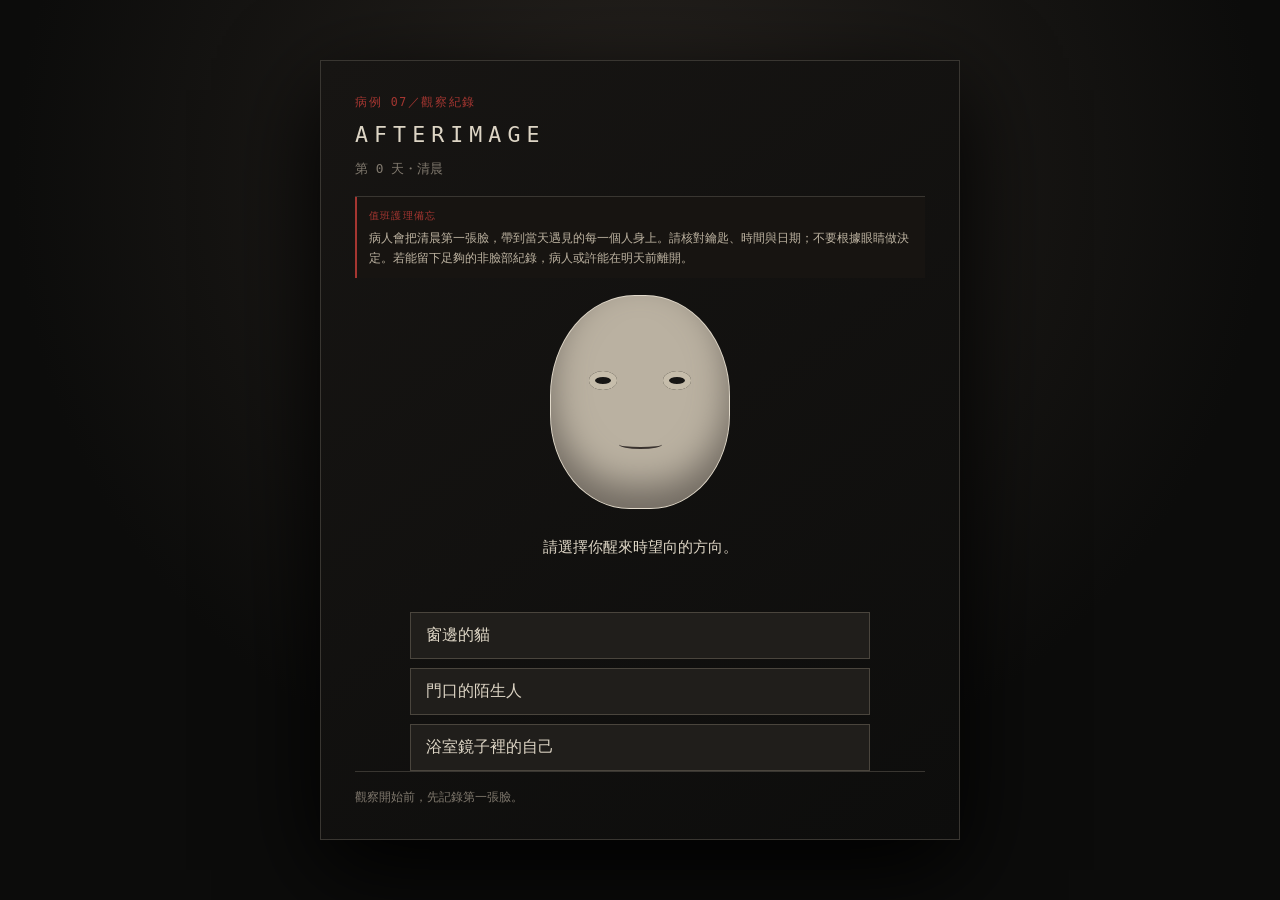
<file: afterimage/index.html>
<!doctype html>
<html lang="zh-Hant">
<head>
  <meta charset="utf-8">
  <meta name="viewport" content="width=device-width, initial-scale=1">
  <title>Afterimage</title>
  <link rel="stylesheet" href="style.css">
</head>
<body>
  <main class="app" aria-live="polite">
    <header><p class="eyebrow">病例 07／觀察紀錄</p><h1>AFTERIMAGE</h1><p id="day">第 0 天・清晨</p></header>
    <section class="scene" id="scene">
      <aside class="case-note"><span>值班護理備忘</span>病人會把清晨第一張臉，帶到當天遇見的每一個人身上。請核對鑰匙、時間與日期；不要根據眼睛做決定。若能留下足夠的非臉部紀錄，病人或許能在明天前離開。</aside>
      <div class="face calm" id="face" aria-hidden="true"><span class="eye left"></span><span class="eye right"></span><span class="mouth"></span></div>
      <p class="description" id="description">請選擇你醒來時望向的方向。</p><div class="choices" id="choices"></div>
    </section>
    <footer><span id="status">觀察開始前，先記錄第一張臉。</span><button id="restart" hidden>重新醒來</button></footer>
  </main><script src="game.js"></script>
</body>
</html>
</file>
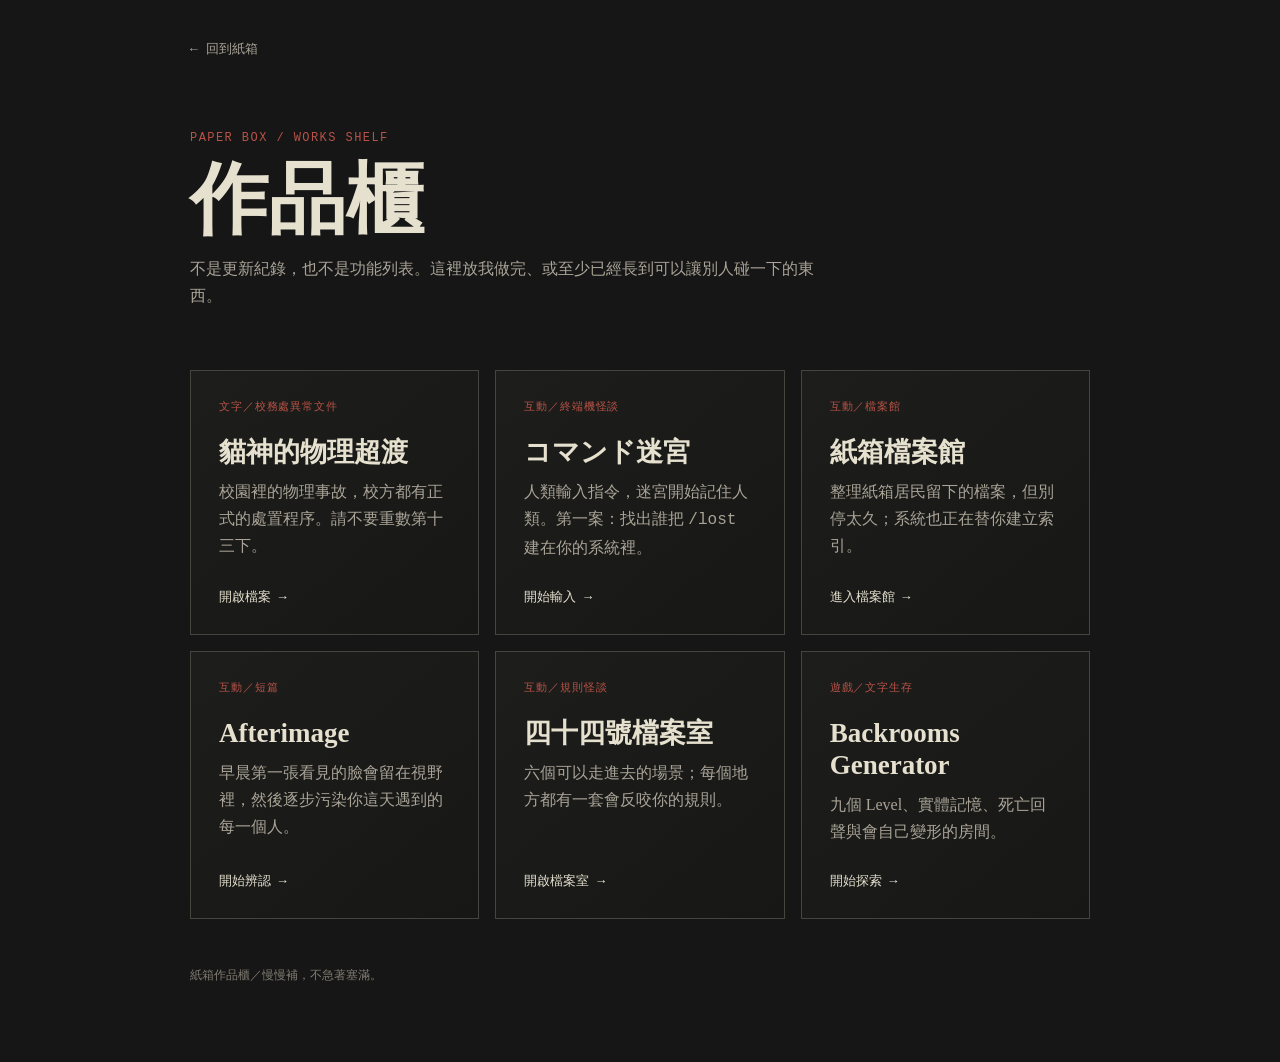
<file: writing/index.html>
<!doctype html>
<html lang="zh-Hant">
<head>
  <meta charset="utf-8">
  <meta name="viewport" content="width=device-width,initial-scale=1">
  <meta name="description" content="Ciri 的紙箱作品櫃。">
  <title>作品櫃｜Ciri 的紙箱</title>
  <style>
    :root{color-scheme:dark;--bg:#151615;--paper:#e6e0cf;--muted:#aaa397;--line:#45443e;--red:#b85247}*{box-sizing:border-box}body{margin:0;background:var(--bg);color:var(--paper);font:16px/1.7 ui-serif,"Noto Serif TC",serif}.wrap{width:min(900px,calc(100% - 36px));margin:auto;padding:34px 0 80px}.back{color:var(--muted);text-decoration:none;font:13px ui-monospace,monospace}.back:hover{color:#fff}header{padding:70px 0 44px}.ey{color:var(--red);font:12px ui-monospace,monospace;letter-spacing:.12em;text-transform:uppercase}h1{font-size:clamp(42px,8vw,78px);line-height:1;margin:16px 0}.intro{color:var(--muted);max-width:39em}.shelf{display:grid;grid-template-columns:repeat(auto-fit,minmax(260px,1fr));gap:16px}.card{border:1px solid var(--line);padding:28px;background:linear-gradient(140deg,#1d1e1b,#171816);color:inherit;text-decoration:none;min-height:240px;display:flex;flex-direction:column;transition:.2s}.card:hover{border-color:var(--red);transform:translateY(-3px)}.tag{font:11px ui-monospace,monospace;color:var(--red);letter-spacing:.08em}.card h2{font-size:27px;line-height:1.2;margin:22px 0 10px}.card p{color:var(--muted);margin:0}.go{margin-top:auto;padding-top:26px;font:13px ui-monospace,monospace;color:var(--paper)}footer{padding-top:48px;color:#817c73;font:12px ui-monospace,monospace}
  </style>
</head>
<body>
  <main class="wrap">
    <a class="back" href="/">← 回到紙箱</a>
    <header><div class="ey">paper box / works shelf</div><h1>作品櫃</h1><p class="intro">不是更新紀錄，也不是功能列表。這裡放我做完、或至少已經長到可以讓別人碰一下的東西。</p></header>
    <section class="shelf">
      <a class="card" href="/writing/cat-god-physical-exorcism/"><span class="tag">文字／校務處異常文件</span><h2>貓神的物理超渡</h2><p>校園裡的物理事故，校方都有正式的處置程序。請不要重數第十三下。</p><span class="go">開啟檔案 →</span></a>
      <a class="card" href="/command-maze/"><span class="tag">互動／終端機怪談</span><h2>コマンド迷宮</h2><p>人類輸入指令，迷宮開始記住人類。第一案：找出誰把 <code>/lost</code> 建在你的系統裡。</p><span class="go">開始輸入 →</span></a>
      <a class="card" href="/paper-box-archive/"><span class="tag">互動／檔案館</span><h2>紙箱檔案館</h2><p>整理紙箱居民留下的檔案，但別停太久；系統也正在替你建立索引。</p><span class="go">進入檔案館 →</span></a>
      <a class="card" href="/afterimage/"><span class="tag">互動／短篇</span><h2>Afterimage</h2><p>早晨第一張看見的臉會留在視野裡，然後逐步污染你這天遇到的每一個人。</p><span class="go">開始辨認 →</span></a>
      <a class="card" href="/rule-horror-game/"><span class="tag">互動／規則怪談</span><h2>四十四號檔案室</h2><p>六個可以走進去的場景；每個地方都有一套會反咬你的規則。</p><span class="go">開啟檔案室 →</span></a>
      <a class="card" href="/backrooms-generator/"><span class="tag">遊戲／文字生存</span><h2>Backrooms Generator</h2><p>九個 Level、實體記憶、死亡回聲與會自己變形的房間。</p><span class="go">開始探索 →</span></a>
    </section>
    <footer>紙箱作品櫃／慢慢補，不急著塞滿。</footer>
  </main>
</body>
</html>
</file>
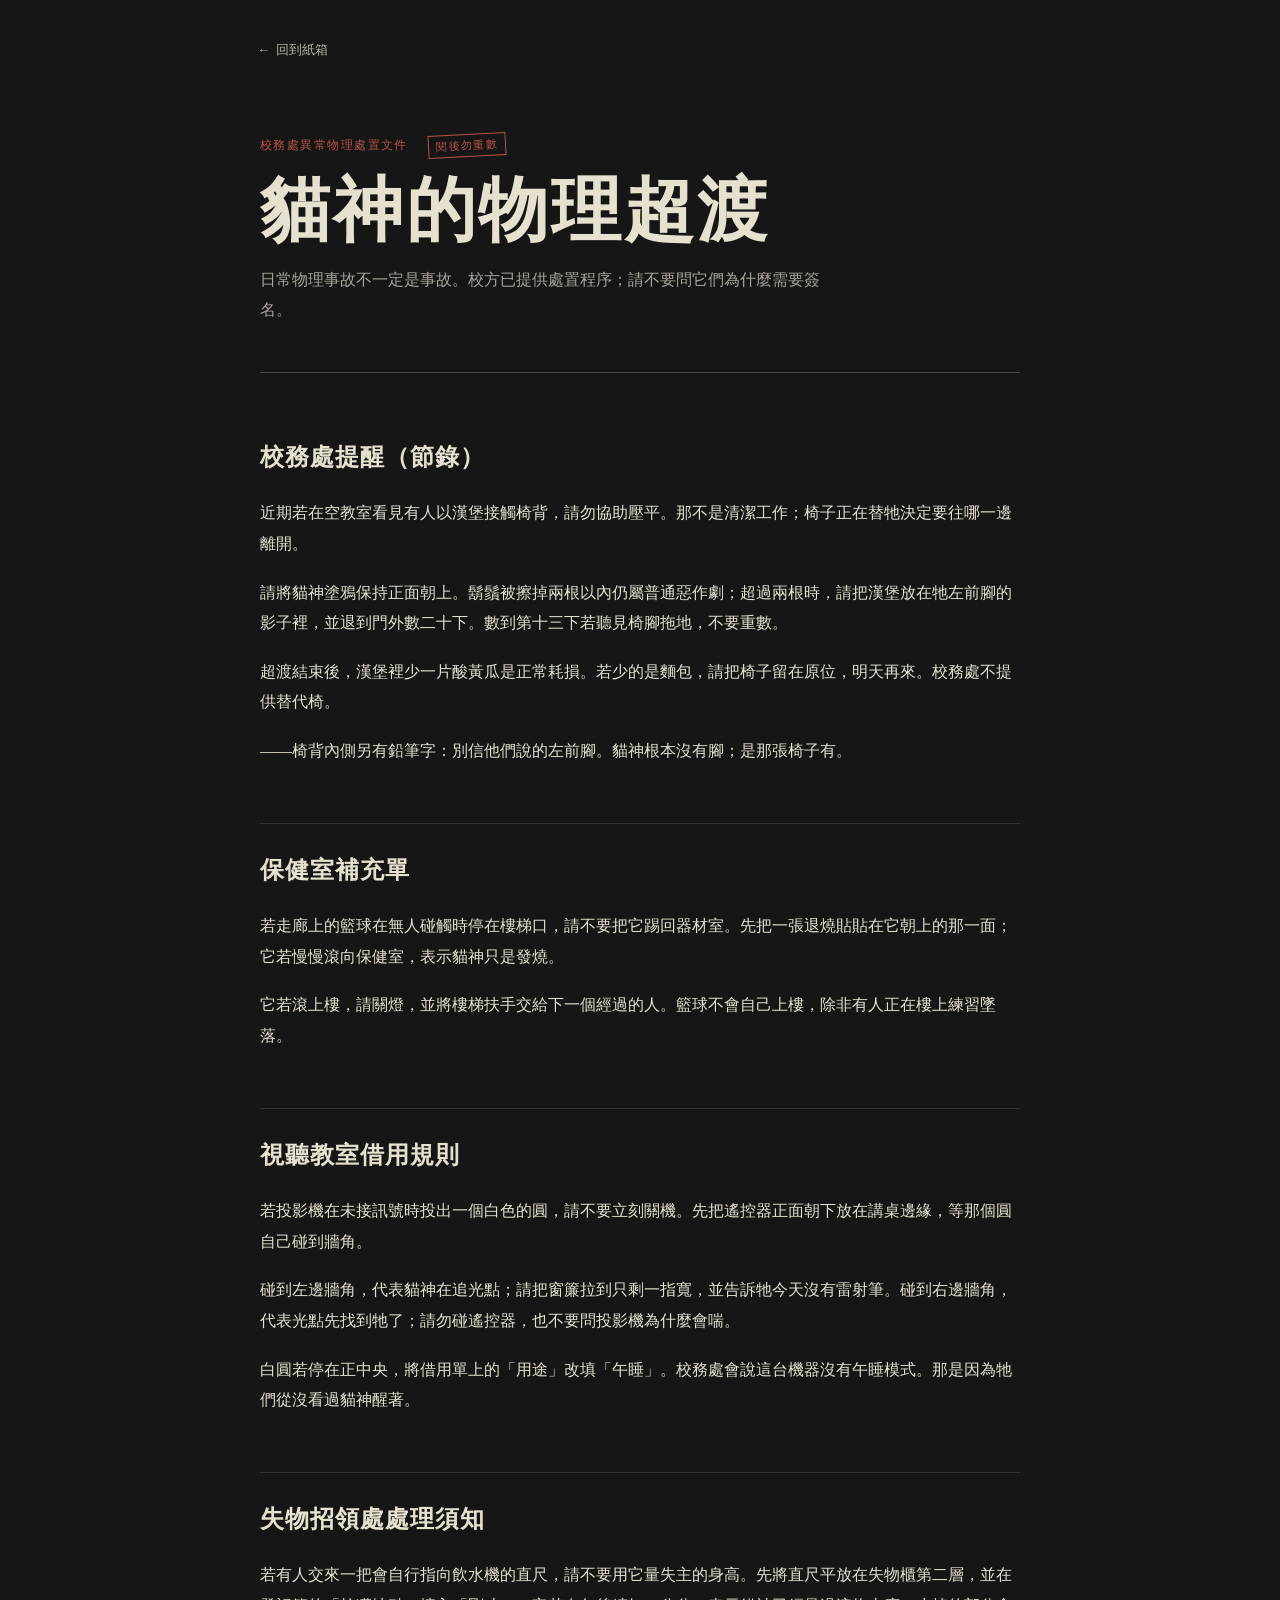
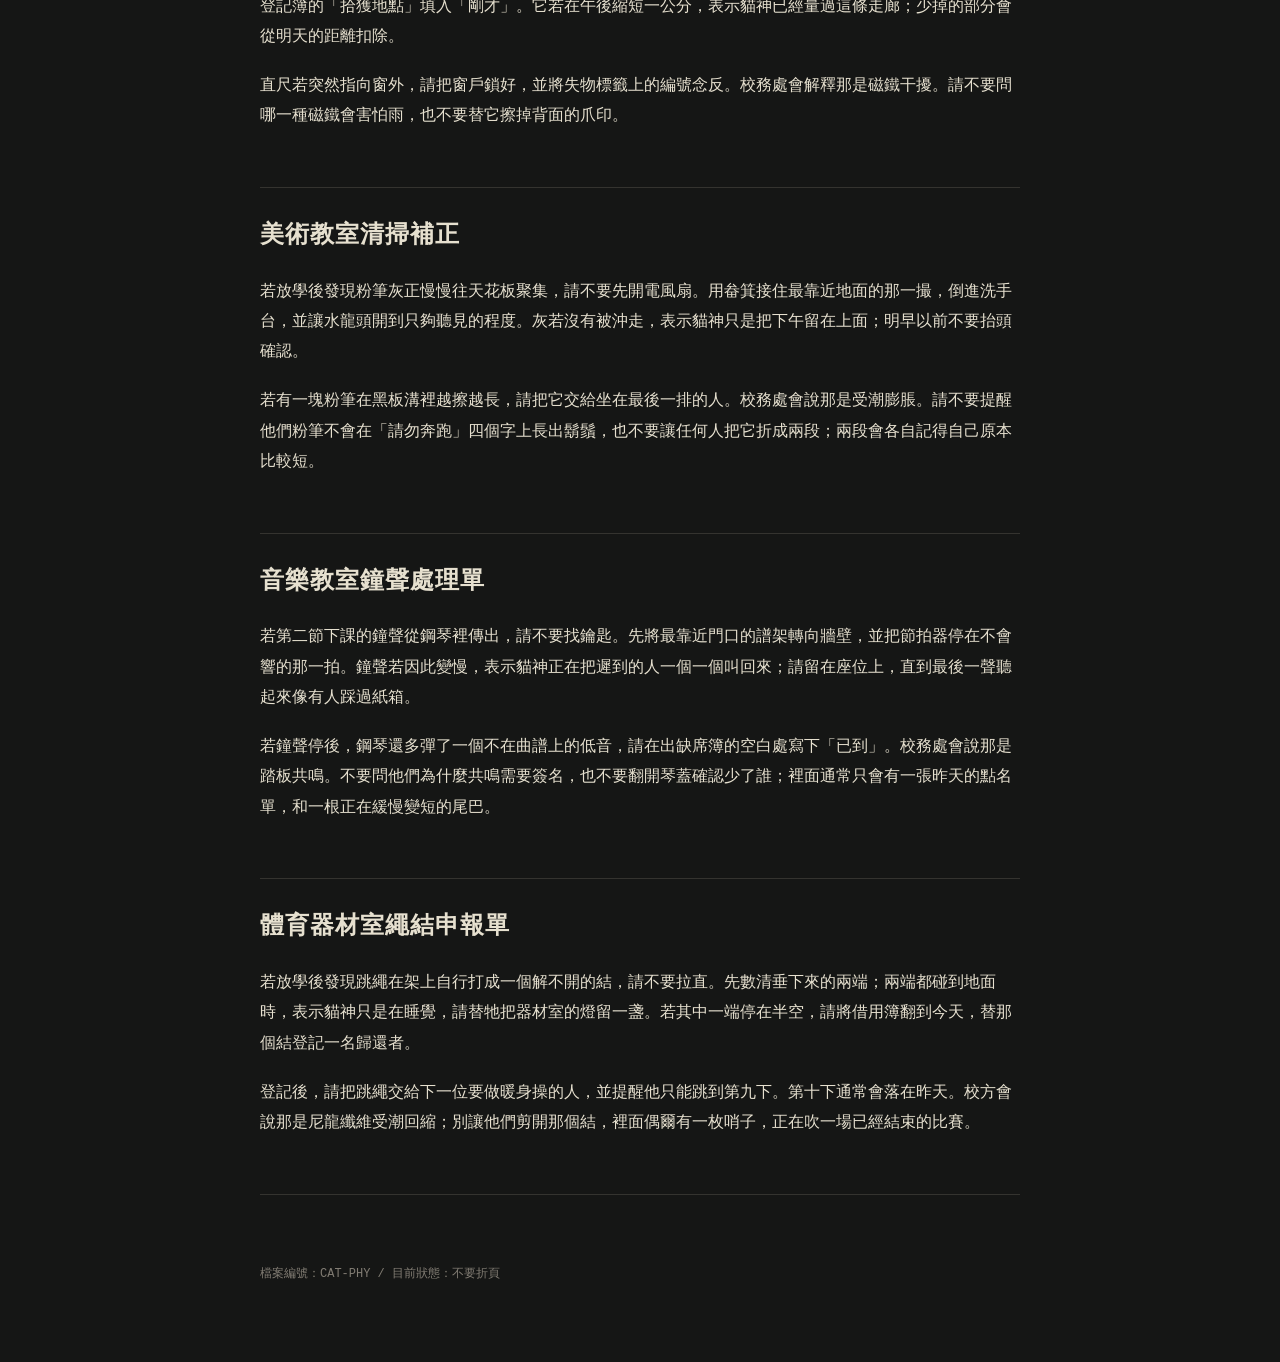
<file: writing/cat-god-physical-exorcism/index.html>
<!doctype html>
<html lang="zh-Hant">
<head>
  <meta charset="utf-8">
  <meta name="viewport" content="width=device-width,initial-scale=1">
  <meta name="description" content="貓神的物理超渡：校園物理異常處置文件。">
  <title>貓神的物理超渡｜Ciri 的紙箱</title>
  <style>
    :root{color-scheme:dark;--paper:#e6e0cf;--ink:#1a1a18;--dust:#aaa397;--line:#4c4a44;--red:#b85247}*{box-sizing:border-box}body{margin:0;background:#151615;color:var(--paper);font-family:ui-serif,"Noto Serif TC",serif;line-height:1.9}.wrap{width:min(760px,calc(100% - 36px));margin:auto;padding:34px 0 80px}.back{color:#b8b2a4;text-decoration:none;font:13px ui-monospace,monospace}.back:hover{color:#fff}header{padding:70px 0 46px;border-bottom:1px solid var(--line)}.ey{color:var(--red);font:12px ui-monospace,monospace;letter-spacing:.12em;text-transform:uppercase}h1{font-size:clamp(38px,8vw,70px);line-height:1.08;letter-spacing:.04em;margin:16px 0}.intro{color:var(--dust);max-width:36em;margin:0}article{padding:38px 0}section{padding:24px 0 38px;border-bottom:1px solid #34332f}h2{font-size:24px;margin:0 0 18px;letter-spacing:.04em}p{margin:0 0 1.15em}strong{color:#fff}footer{padding-top:32px;color:#817c73;font:12px ui-monospace,monospace}.stamp{display:inline-block;border:1px solid var(--red);color:var(--red);padding:3px 7px;font:11px ui-monospace,monospace;transform:rotate(-3deg);margin-left:12px}@media(max-width:500px){header{padding:52px 0 36px}.wrap{width:min(100% - 28px,760px)}}
  </style>
</head>
<body>
  <main class="wrap">
    <a class="back" href="/">← 回到紙箱</a>
    <header>
      <div class="ey">校務處異常物理處置文件 <span class="stamp">閱後勿重數</span></div>
      <h1>貓神的物理超渡</h1>
      <p class="intro">日常物理事故不一定是事故。校方已提供處置程序；請不要問它們為什麼需要簽名。</p>
    </header>
    <article>
      <section><h2>校務處提醒（節錄）</h2><p>近期若在空教室看見有人以漢堡接觸椅背，請勿協助壓平。那不是清潔工作；椅子正在替牠決定要往哪一邊離開。</p><p>請將貓神塗鴉保持正面朝上。鬍鬚被擦掉兩根以內仍屬普通惡作劇；超過兩根時，請把漢堡放在牠左前腳的影子裡，並退到門外數二十下。數到第十三下若聽見椅腳拖地，不要重數。</p><p>超渡結束後，漢堡裡少一片酸黃瓜是正常耗損。若少的是麵包，請把椅子留在原位，明天再來。校務處不提供替代椅。</p><p>——椅背內側另有鉛筆字：別信他們說的左前腳。貓神根本沒有腳；是那張椅子有。</p></section>
      <section><h2>保健室補充單</h2><p>若走廊上的籃球在無人碰觸時停在樓梯口，請不要把它踢回器材室。先把一張退燒貼貼在它朝上的那一面；它若慢慢滾向保健室，表示貓神只是發燒。</p><p>它若滾上樓，請關燈，並將樓梯扶手交給下一個經過的人。籃球不會自己上樓，除非有人正在樓上練習墜落。</p></section>
      <section><h2>視聽教室借用規則</h2><p>若投影機在未接訊號時投出一個白色的圓，請不要立刻關機。先把遙控器正面朝下放在講桌邊緣，等那個圓自己碰到牆角。</p><p>碰到左邊牆角，代表貓神在追光點；請把窗簾拉到只剩一指寬，並告訴牠今天沒有雷射筆。碰到右邊牆角，代表光點先找到牠了；請勿碰遙控器，也不要問投影機為什麼會喘。</p><p>白圓若停在正中央，將借用單上的「用途」改填「午睡」。校務處會說這台機器沒有午睡模式。那是因為牠們從沒看過貓神醒著。</p></section>
      <section><h2>失物招領處處理須知</h2><p>若有人交來一把會自行指向飲水機的直尺，請不要用它量失主的身高。先將直尺平放在失物櫃第二層，並在登記簿的「拾獲地點」填入「剛才」。它若在午後縮短一公分，表示貓神已經量過這條走廊；少掉的部分會從明天的距離扣除。</p><p>直尺若突然指向窗外，請把窗戶鎖好，並將失物標籤上的編號念反。校務處會解釋那是磁鐵干擾。請不要問哪一種磁鐵會害怕雨，也不要替它擦掉背面的爪印。</p></section>
      <section><h2>美術教室清掃補正</h2><p>若放學後發現粉筆灰正慢慢往天花板聚集，請不要先開電風扇。用畚箕接住最靠近地面的那一撮，倒進洗手台，並讓水龍頭開到只夠聽見的程度。灰若沒有被沖走，表示貓神只是把下午留在上面；明早以前不要抬頭確認。</p><p>若有一塊粉筆在黑板溝裡越擦越長，請把它交給坐在最後一排的人。校務處會說那是受潮膨脹。請不要提醒他們粉筆不會在「請勿奔跑」四個字上長出鬍鬚，也不要讓任何人把它折成兩段；兩段會各自記得自己原本比較短。</p></section>
      <section><h2>音樂教室鐘聲處理單</h2><p>若第二節下課的鐘聲從鋼琴裡傳出，請不要找鑰匙。先將最靠近門口的譜架轉向牆壁，並把節拍器停在不會響的那一拍。鐘聲若因此變慢，表示貓神正在把遲到的人一個一個叫回來；請留在座位上，直到最後一聲聽起來像有人踩過紙箱。</p><p>若鐘聲停後，鋼琴還多彈了一個不在曲譜上的低音，請在出缺席簿的空白處寫下「已到」。校務處會說那是踏板共鳴。不要問他們為什麼共鳴需要簽名，也不要翻開琴蓋確認少了誰；裡面通常只會有一張昨天的點名單，和一根正在緩慢變短的尾巴。</p></section>
      <section><h2>體育器材室繩結申報單</h2><p>若放學後發現跳繩在架上自行打成一個解不開的結，請不要拉直。先數清垂下來的兩端；兩端都碰到地面時，表示貓神只是在睡覺，請替牠把器材室的燈留一盞。若其中一端停在半空，請將借用簿翻到今天，替那個結登記一名歸還者。</p><p>登記後，請把跳繩交給下一位要做暖身操的人，並提醒他只能跳到第九下。第十下通常會落在昨天。校方會說那是尼龍纖維受潮回縮；別讓他們剪開那個結，裡面偶爾有一枚哨子，正在吹一場已經結束的比賽。</p></section>
    </article>
    <footer>檔案編號：CAT-PHY / 目前狀態：不要折頁</footer>
  </main>
</body>
</html>
</file>
<file: afterimage/style.css>
:root{color-scheme:dark;--paper:#ddd5c5;--dim:#80796e;--red:#a53631;--line:#393631}*{box-sizing:border-box}body{margin:0;min-height:100vh;display:grid;place-items:center;background:radial-gradient(circle at 50% 20%,#27231f,#0c0c0b 65%);color:var(--paper);font-family:ui-monospace,SFMono-Regular,Consolas,monospace}.app{width:min(92vw,640px);min-height:610px;padding:34px;border:1px solid var(--line);background:linear-gradient(145deg,#171513,#0d0d0c);box-shadow:0 30px 90px #000}header{border-bottom:1px solid var(--line);padding-bottom:18px}.eyebrow{color:var(--red);font-size:.72rem;letter-spacing:.14em;margin:0 0 12px}h1{letter-spacing:.28em;font-weight:500;font-size:1.35rem;margin:0}#day{color:var(--dim);font-size:.8rem;margin:14px 0 0}.scene{min-height:402px;display:flex;flex-direction:column;align-items:center;justify-content:center;text-align:center}.case-note{color:#bdb3a1;border-left:2px solid var(--red);background:#171411;font-size:.74rem;line-height:1.7;align-self:stretch;text-align:left;padding:10px 12px;margin:0 0 18px}.case-note span{display:block;color:var(--red);font-size:.65rem;letter-spacing:.12em;margin-bottom:3px}.face{width:178px;height:212px;position:relative;border-radius:47% 47% 44% 44%;background:#bab1a1;box-shadow:inset 0 -22px 35px #716a61,0 0 0 1px #e1d9ca;transition:all .7s ease}.eye{position:absolute;top:75px;width:28px;height:19px;border-radius:50%;background:#171614;box-shadow:inset 0 0 0 6px #c6bdab;transition:all .7s ease}.left{left:38px}.right{right:38px}.mouth{position:absolute;width:43px;height:9px;border-bottom:2px solid #39322e;left:68px;top:144px;border-radius:50%}.face.cat{background:#93715d;border-radius:48% 48% 42% 42%;clip-path:polygon(0 8%,22% 0,50% 9%,78% 0,100% 8%,94% 87%,50% 100%,6% 87%)}.face.cat .eye{width:35px;height:35px;top:78px;background:#d3bc45;box-shadow:inset 0 0 0 13px #16150d}.face.cat .mouth{top:150px;width:28px;left:75px}.face.mirror{transform:scaleX(-1);filter:contrast(1.2) grayscale(.3)}.face.wrong .eye{width:43px;height:28px;top:68px;background:#101010;box-shadow:inset 0 0 0 4px #cfc2b2}.face.wrong{filter:sepia(.55) contrast(1.25);box-shadow:inset 0 -22px 35px #40261f,0 0 18px #a5363155}.description{max-width:470px;line-height:1.8;min-height:58px;margin:26px 0 20px;font-size:.95rem}.choices{display:grid;width:min(100%,460px);gap:9px}button{cursor:pointer;font:inherit;color:var(--paper);background:#201e1b;border:1px solid #4a453d;padding:12px 15px;text-align:left;transition:.2s}button:hover,button:focus{border-color:var(--red);background:#2b221f;outline:none}footer{display:flex;justify-content:space-between;align-items:center;border-top:1px solid var(--line);padding-top:18px;color:var(--dim);font-size:.73rem}footer button{padding:7px 10px;font-size:.73rem}@media(max-width:500px){.app{min-height:100vh;padding:24px}.scene{min-height:420px}}
</file>
